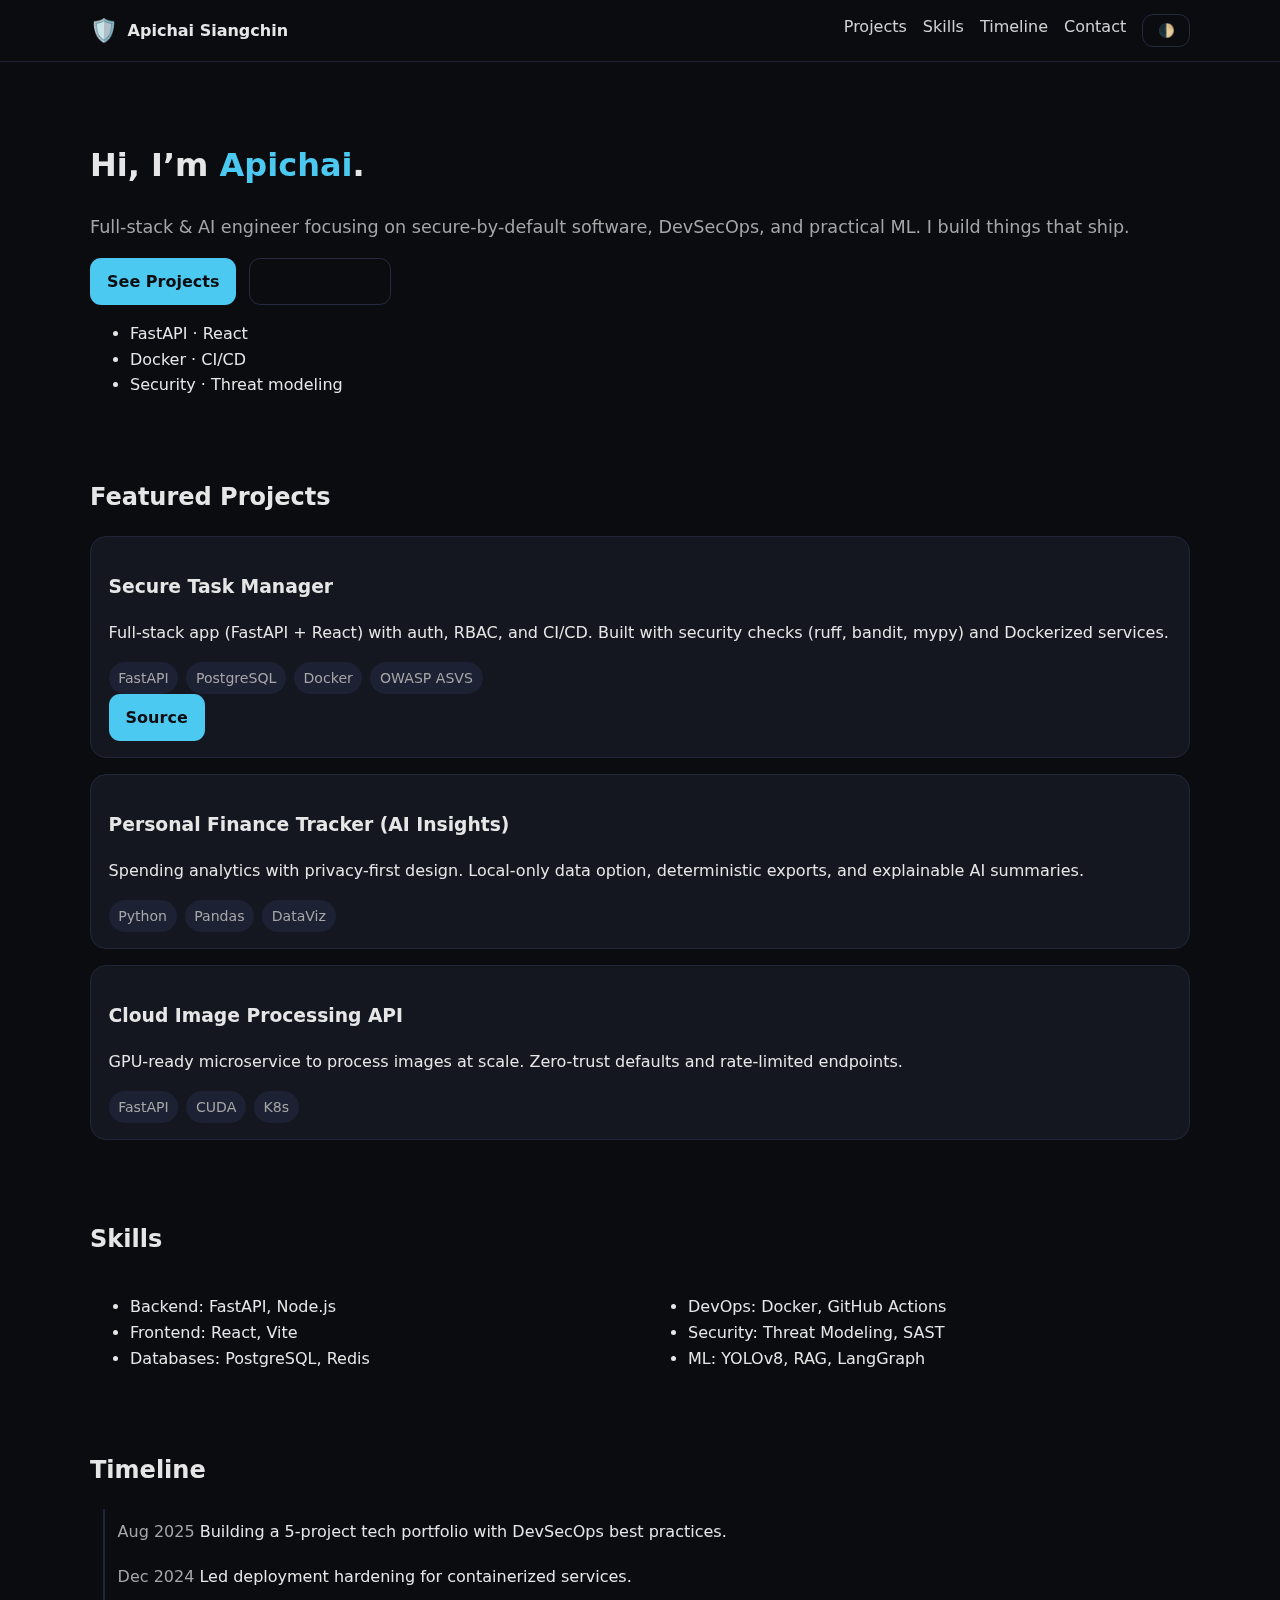
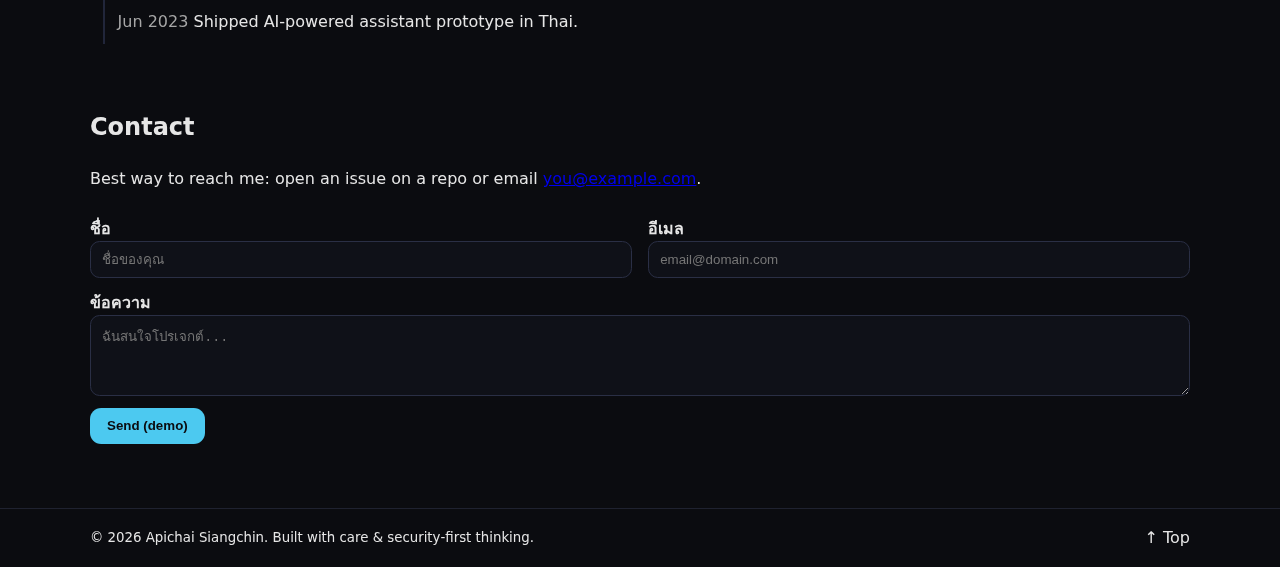
<file: index.html>
<!DOCTYPE html>
<html lang="th">
<head>
  <meta charset="utf-8" />
  <meta name="viewport" content="width=device-width, initial-scale=1" />
  <title>Apichai Siangchin — Tech Portfolio</title>

  <!-- Security: CSP via meta (works on modern browsers for the document itself) -->
  <meta http-equiv="Content-Security-Policy"
        content="default-src 'self'; img-src 'self' data:; style-src 'self'; script-src 'self';
                 font-src 'self' data:; connect-src 'self'; object-src 'none';
                 base-uri 'self'; form-action 'self'; frame-ancestors 'none'">

  <!-- Security: strict referrer for external requests -->
  <meta name="referrer" content="strict-origin-when-cross-origin">

  <!-- SEO basics -->
  <meta name="description" content="Tech portfolio by Apichai Siangchin — full‑stack, AI/ML, and DevSecOps projects." />
  <link rel="icon" href="data:image/svg+xml,<svg xmlns=%27http://www.w3.org/2000/svg%27 viewBox=%270 0 100 100%27><text y=%27.9em%27 font-size=%2790%27>🛡️</text></svg>">

  <link rel="stylesheet" href="assets/styles.css">
</head>
<body>
  <header class="site-header" role="banner">
    <div class="container header-inner">
      <div class="brand">
        <span class="logo" aria-hidden="true">🛡️</span>
        <a class="brand-name" href="/">Apichai Siangchin</a>
      </div>
      <nav class="nav" aria-label="Primary">
        <button class="nav-toggle" id="navToggle" aria-expanded="false" aria-controls="navMenu">Menu</button>
        <ul id="navMenu" class="nav-menu">
          <li><a href="#projects">Projects</a></li>
          <li><a href="#skills">Skills</a></li>
          <li><a href="#timeline">Timeline</a></li>
          <li><a href="#contact">Contact</a></li>
          <li><button id="themeBtn" class="btn btn-ghost" title="Toggle theme">🌓</button></li>
        </ul>
      </nav>
    </div>
  </header>

  <main id="content" class="container">
    <section class="hero" aria-labelledby="hero-title">
      <h1 id="hero-title">Hi, I’m <span class="highlight">Apichai</span>.</h1>
      <p class="lead">
        Full‑stack & AI engineer focusing on secure-by-default software,
        DevSecOps, and practical ML. I build things that ship.
      </p>
      <div class="cta">
        <a href="#projects" class="btn">See Projects</a>
        <a href="#contact" class="btn btn-ghost">Get in touch</a>
      </div>
      <ul class="badges" aria-label="Focus areas">
        <li>FastAPI · React</li>
        <li>Docker · CI/CD</li>
        <li>Security · Threat modeling</li>
      </ul>
    </section>

    <section id="projects" class="section" aria-labelledby="projects-title">
      <h2 id="projects-title">Featured Projects</h2>

      <!-- Project Card 1 -->
      <article class="card">
        <div class="card-body">
          <h3>Secure Task Manager</h3>
          <p>Full‑stack app (FastAPI + React) with auth, RBAC, and CI/CD. Built with security checks (ruff, bandit, mypy) and Dockerized services.</p>
          <ul class="pill-list">
            <li>FastAPI</li>
            <li>PostgreSQL</li>
            <li>Docker</li>
            <li>OWASP ASVS</li>
          </ul>
          <div class="actions">
            <a class="btn" href="https://github.com/Apichai65076074/secure-task-manager" rel="noopener">Source</a>
          </div>
        </div>
      </article>

      <!-- Project Card 2 -->
      <article class="card">
        <div class="card-body">
          <h3>Personal Finance Tracker (AI Insights)</h3>
          <p>Spending analytics with privacy-first design. Local-only data option, deterministic exports, and explainable AI summaries.</p>
          <ul class="pill-list">
            <li>Python</li>
            <li>Pandas</li>
            <li>DataViz</li>
          </ul>
        </div>
      </article>

      <!-- Project Card 3 -->
      <article class="card">
        <div class="card-body">
          <h3>Cloud Image Processing API</h3>
          <p>GPU-ready microservice to process images at scale. Zero-trust defaults and rate-limited endpoints.</p>
          <ul class="pill-list">
            <li>FastAPI</li>
            <li>CUDA</li>
            <li>K8s</li>
          </ul>
        </div>
      </article>
    </section>

    <section id="skills" class="section" aria-labelledby="skills-title">
      <h2 id="skills-title">Skills</h2>
      <div class="grid two">
        <ul>
          <li>Backend: FastAPI, Node.js</li>
          <li>Frontend: React, Vite</li>
          <li>Databases: PostgreSQL, Redis</li>
        </ul>
        <ul>
          <li>DevOps: Docker, GitHub Actions</li>
          <li>Security: Threat Modeling, SAST</li>
          <li>ML: YOLOv8, RAG, LangGraph</li>
        </ul>
      </div>
    </section>

    <section id="timeline" class="section" aria-labelledby="timeline-title">
      <h2 id="timeline-title">Timeline</h2>
      <ol class="timeline">
        <li><time datetime="2025-08">Aug 2025</time> Building a 5‑project tech portfolio with DevSecOps best practices.</li>
        <li><time datetime="2024-12">Dec 2024</time> Led deployment hardening for containerized services.</li>
        <li><time datetime="2023-06">Jun 2023</time> Shipped AI‑powered assistant prototype in Thai.</li>
      </ol>
    </section>

    <section id="contact" class="section" aria-labelledby="contact-title">
      <h2 id="contact-title">Contact</h2>
      <p>Best way to reach me: open an issue on a repo or email <a href="mailto:you@example.com">you@example.com</a>.</p>
      <form id="contactForm" aria-label="Contact form (nonfunctional template)" onsubmit="return false;">
        <div class="grid two">
          <label>ชื่อ
            <input type="text" name="name" autocomplete="name" placeholder="ชื่อของคุณ">
          </label>
          <label>อีเมล
            <input type="email" name="email" autocomplete="email" placeholder="email@domain.com">
          </label>
        </div>
        <label>ข้อความ
          <textarea name="message" rows="4" placeholder="ฉันสนใจโปรเจกต์..."></textarea>
        </label>
        <button class="btn" type="submit" aria-disabled="true" title="This is a static demo">Send (demo)</button>
      </form>
    </section>
  </main>

  <footer class="site-footer" role="contentinfo">
    <div class="container footer-inner">
      <small>© <span id="year"></span> Apichai Siangchin. Built with care & security‑first thinking.</small>
      <a class="top" href="#content" title="Back to top">↑ Top</a>
    </div>
  </footer>

  <script src="assets/script.js"></script>
</body>
</html>
</file>
<file: assets/styles.css>
/* Base: system fonts, light/dark, and clean spacing */
:root{
  --bg: #0b0c10;
  --bg-soft:#111217;
  --text:#e6e6e6;
  --muted:#a6a6a6;
  --brand:#4cc9f0;
  --card:#151720;
  --accent:#a78bfa;
  --ring:#3b82f6;
}

*{box-sizing:border-box}
html{scroll-behavior:smooth}
body{
  margin:0;
  font-family: ui-sans-serif, system-ui, -apple-system, Segoe UI, Roboto, Noto Sans Thai, "Helvetica Neue", Arial, "Apple Color Emoji", "Segoe UI Emoji";
  background:var(--bg);
  color:var(--text);
  line-height:1.6;
}

.container{width:min(1100px, 92%); margin-inline:auto}

/* Header */
.site-header{
  position:sticky; top:0; z-index:10;
  background:rgba(11,12,16,0.75); backdrop-filter:saturate(180%) blur(6px);
  border-bottom:1px solid #1f2230;
}
.header-inner{display:flex; align-items:center; justify-content:space-between; padding:0.8rem 0}
.brand{display:flex; gap:.6rem; align-items:center}
.logo{font-size:1.4rem}
.brand-name{color:var(--text); text-decoration:none; font-weight:700}
.nav-toggle{display:none}
.nav-menu{list-style:none; display:flex; gap:1rem; padding:0; margin:0}
.nav-menu a, .btn-ghost{color:var(--text); text-decoration:none; opacity:.9}
.nav-menu a:hover, .btn-ghost:hover{opacity:1; text-decoration:underline}

/* Hero */
.hero{padding:3.5rem 0 2rem 0}
.hero .highlight{color:var(--brand)}
.lead{font-size:1.1rem; color:var(--muted)}
.cta{display:flex; gap:.8rem; margin:1rem 0 0.5rem}

/* Buttons */
.btn{
  display:inline-block; border:1px solid transparent; background:var(--brand);
  color:#0b0c10; padding:.6rem 1rem; border-radius:.7rem; font-weight:700; text-decoration:none;
  cursor:pointer;
}
.btn:hover{filter:brightness(1.05)}
.btn-ghost{background:transparent; border:1px solid #2a2f45; padding:.5rem .9rem; border-radius:.7rem}

/* Sections */
.section{padding:2rem 0}
.section h2{margin-top:0}

/* Cards */
.card{background:var(--card); border:1px solid #22263a; border-radius:1rem; margin:1rem 0; overflow:hidden}
.card-body{padding:1rem 1.1rem}
.pill-list{list-style:none; display:flex; flex-wrap:wrap; gap:.5rem; padding:0; margin:.6rem 0 0}
.pill-list li{background:#1c2134; padding:.3rem .6rem; border-radius:999px; font-size:.88rem; color:var(--muted)}

/* Grid */
.grid.two{display:grid; grid-template-columns:1fr 1fr; gap:1rem}
@media (max-width: 720px){
  .nav-toggle{display:inline-block}
  .nav-menu{display:none; flex-direction:column; background:var(--bg-soft); border:1px solid #22263a; padding:0.8rem; position:absolute; right:4%; top:56px; border-radius:.8rem}
  .grid.two{grid-template-columns:1fr}
}

/* Timeline */
.timeline{list-style:none; padding:0; margin:0}
.timeline li{padding:.6rem 0; border-left:2px solid #21263a; margin-left:.8rem; padding-left:.8rem}
.timeline time{color:var(--muted); font-variant-numeric:tabular-nums}

/* Footer */
.site-footer{border-top:1px solid #1f2230; padding:1rem 0; margin-top:2rem}
.footer-inner{display:flex; align-items:center; justify-content:space-between}
.footer-inner .top{color:var(--text); text-decoration:none}
.footer-inner .top:hover{text-decoration:underline}

/* Forms */
label{display:block; font-weight:600; margin:.5rem 0 .25rem}
input, textarea{
  width:100%; padding:.6rem .7rem; border-radius:.6rem; border:1px solid #2a2f45;
  background:#0f1118; color:var(--text); outline:none;
}
input:focus, textarea:focus{border-color:var(--ring); box-shadow:0 0 0 3px rgba(59,130,246,.25)}
</file>
